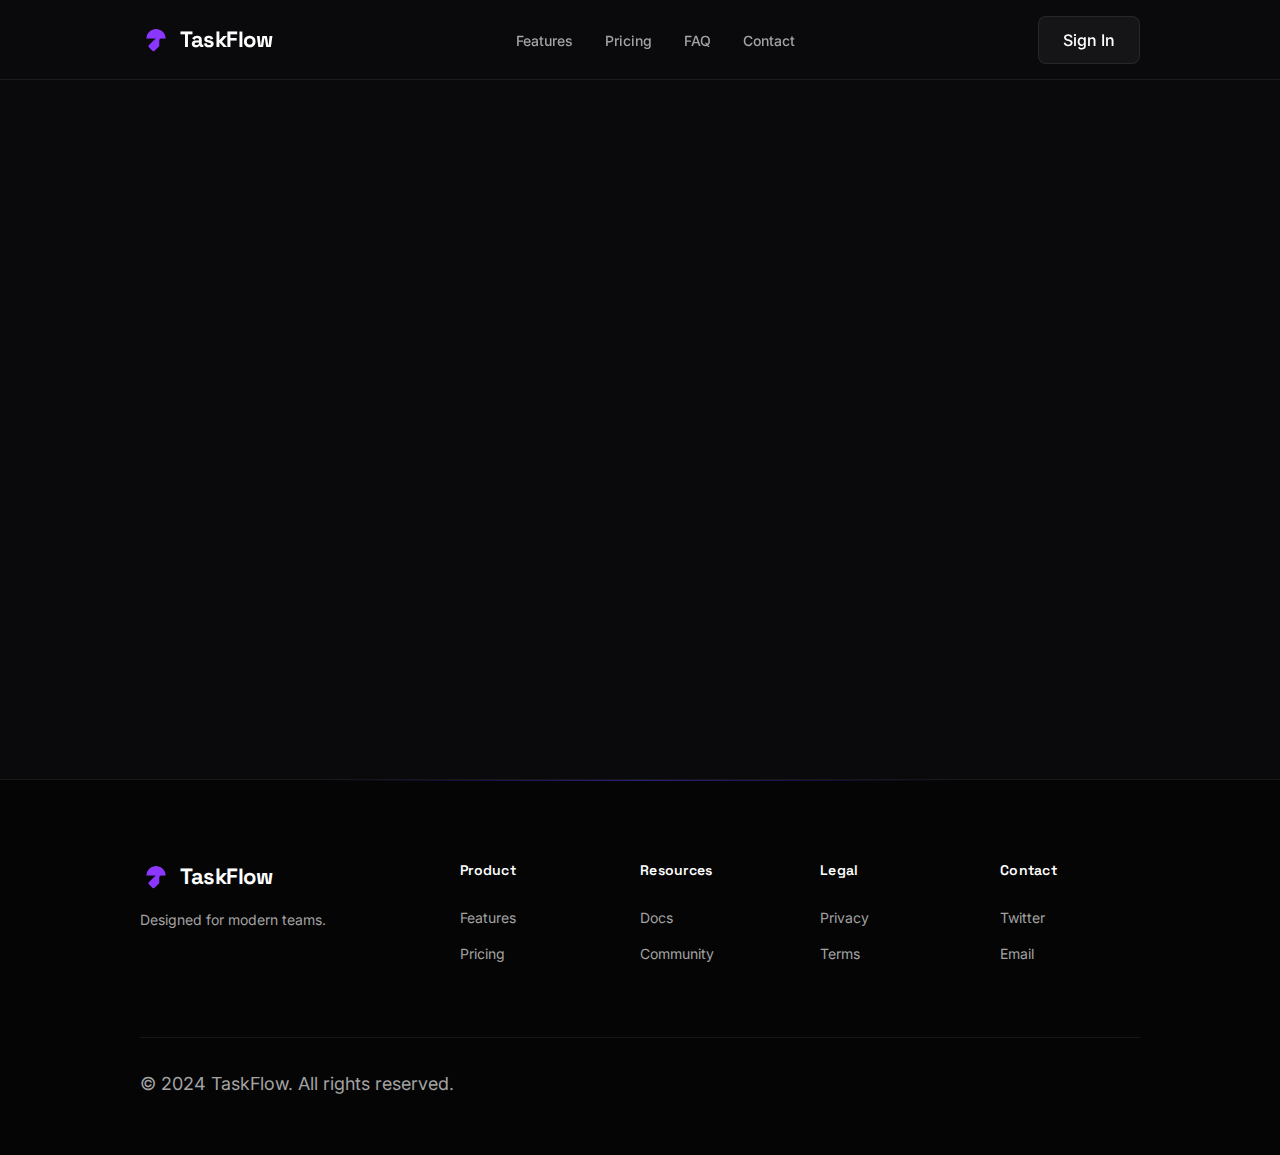
<file: contact.html>
<!DOCTYPE html>
<html lang="en">

<head>
    <meta charset="UTF-8">
    <meta name="viewport" content="width=device-width, initial-scale=1.0">
    <title>Contact - TaskFlow</title>
    <link rel="preconnect" href="https://fonts.googleapis.com">
    <link rel="preconnect" href="https://fonts.gstatic.com" crossorigin>
    <link
        href="https://fonts.googleapis.com/css2?family=Inter:wght@400;500;600&family=Space+Grotesk:wght@500;700&display=swap"
        rel="stylesheet">
    <link rel="stylesheet" href="assets/css/styles.css">
    <link rel="stylesheet" href="assets/css/components.css">
    <link rel="stylesheet" href="assets/css/responsive.css">
</head>

<body>
    <header class="header">
        <div class="container header-container">
            <a href="/" class="logo">
                <img src="assets/img/logos/logo.png" alt="TaskFlow" class="logo-img">
                TaskFlow
            </a>
            <nav class="nav-menu">
                <ul class="nav-links">
                    <li><a href="features.html">Features</a></li>
                    <li><a href="pricing.html">Pricing</a></li>
                    <li><a href="faq.html">FAQ</a></li>
                    <li><a href="contact.html" class="active">Contact</a></li>
                </ul>
            </nav>
            <div class="header-actions">
                <a href="#" class="btn btn-outline btn-sm">Sign In</a>
                <button class="mobile-menu-btn" aria-label="Menu"><span></span><span></span></button>
            </div>
        </div>
    </header>

    <main>
        <section class="section-padding" style="padding-top: 160px;">
            <div class="container">
                <div class="split-screen">
                    <div class="split-content fade-up">
                        <h1>Parlons de votre <span class="text-gradient">projet</span>.</h1>
                        <p>Notre équipe est là pour répondre à toutes vos questions.</p>

                        <div class="contact-info">
                            <div class="info-item">
                                <span class="icon">✉️</span>
                                <a href="mailto:hello@taskflow.com">hello@taskflow.com</a>
                            </div>
                            <div style="margin-bottom: 32px;">
                                <h4 style="margin-bottom: 8px;">Siège social</h4>
                                <p style="color: var(--color-white);">123 Innovation Drive<br>San Francisco, CA 94103
                                </p>
                            </div>
                        </div>
                    </div>
                    <div class="split-visual fade-up delay-200">
                        <form class="contact-form glass-card"
                            style="padding: 40px; background: rgba(255,255,255,0.03); border: 1px solid var(--glass-border); border-radius: 16px; backdrop-filter: blur(10px);">
                            <div class="input-group">
                                <label>Nom complet</label>
                                <input type="text" class="input-field" placeholder="John Doe">
                            </div>
                            <div class="input-group">
                                <label>Email professionnel</label>
                                <input type="email" class="input-field" placeholder="john@company.com">
                            </div>
                            <div class="input-group">
                                <label>Message</label>
                                <textarea class="input-field"
                                    placeholder="Comment pouvons-nous vous aider ?"></textarea>
                            </div>
                            <button type="submit" class="btn btn-primary full-width">Envoyer le message</button>
                        </form>
                    </div>
                </div>
            </div>
        </section>
    </main>

    <footer class="footer">
        <div class="container">
            <div class="footer-grid">
                <div class="footer-brand">
                    <a href="/" class="logo">
                        <img src="assets/img/logos/logo.png" alt="TaskFlow" class="logo-img">
                        TaskFlow
                    </a>
                    <p>Designed for modern teams.</p>
                </div>
                <div class="footer-col">
                    <h4>Product</h4>
                    <ul>
                        <li><a href="#">Features</a></li>
                        <li><a href="#">Pricing</a></li>
                    </ul>
                </div>
                <div class="footer-col">
                    <h4>Resources</h4>
                    <ul>
                        <li><a href="#">Docs</a></li>
                        <li><a href="#">Community</a></li>
                    </ul>
                </div>
                <div class="footer-col">
                    <h4>Legal</h4>
                    <ul>
                        <li><a href="#">Privacy</a></li>
                        <li><a href="#">Terms</a></li>
                    </ul>
                </div>
                <div class="footer-col">
                    <h4>Contact</h4>
                    <ul>
                        <li><a href="#">Twitter</a></li>
                        <li><a href="#">Email</a></li>
                    </ul>
                </div>
            </div>
            <div class="footer-bottom">
                <p>&copy; 2024 TaskFlow. All rights reserved.</p>
            </div>
        </div>
    </footer>
    <script src="assets/js/main.js"></script>
</body>

</html>
</file>
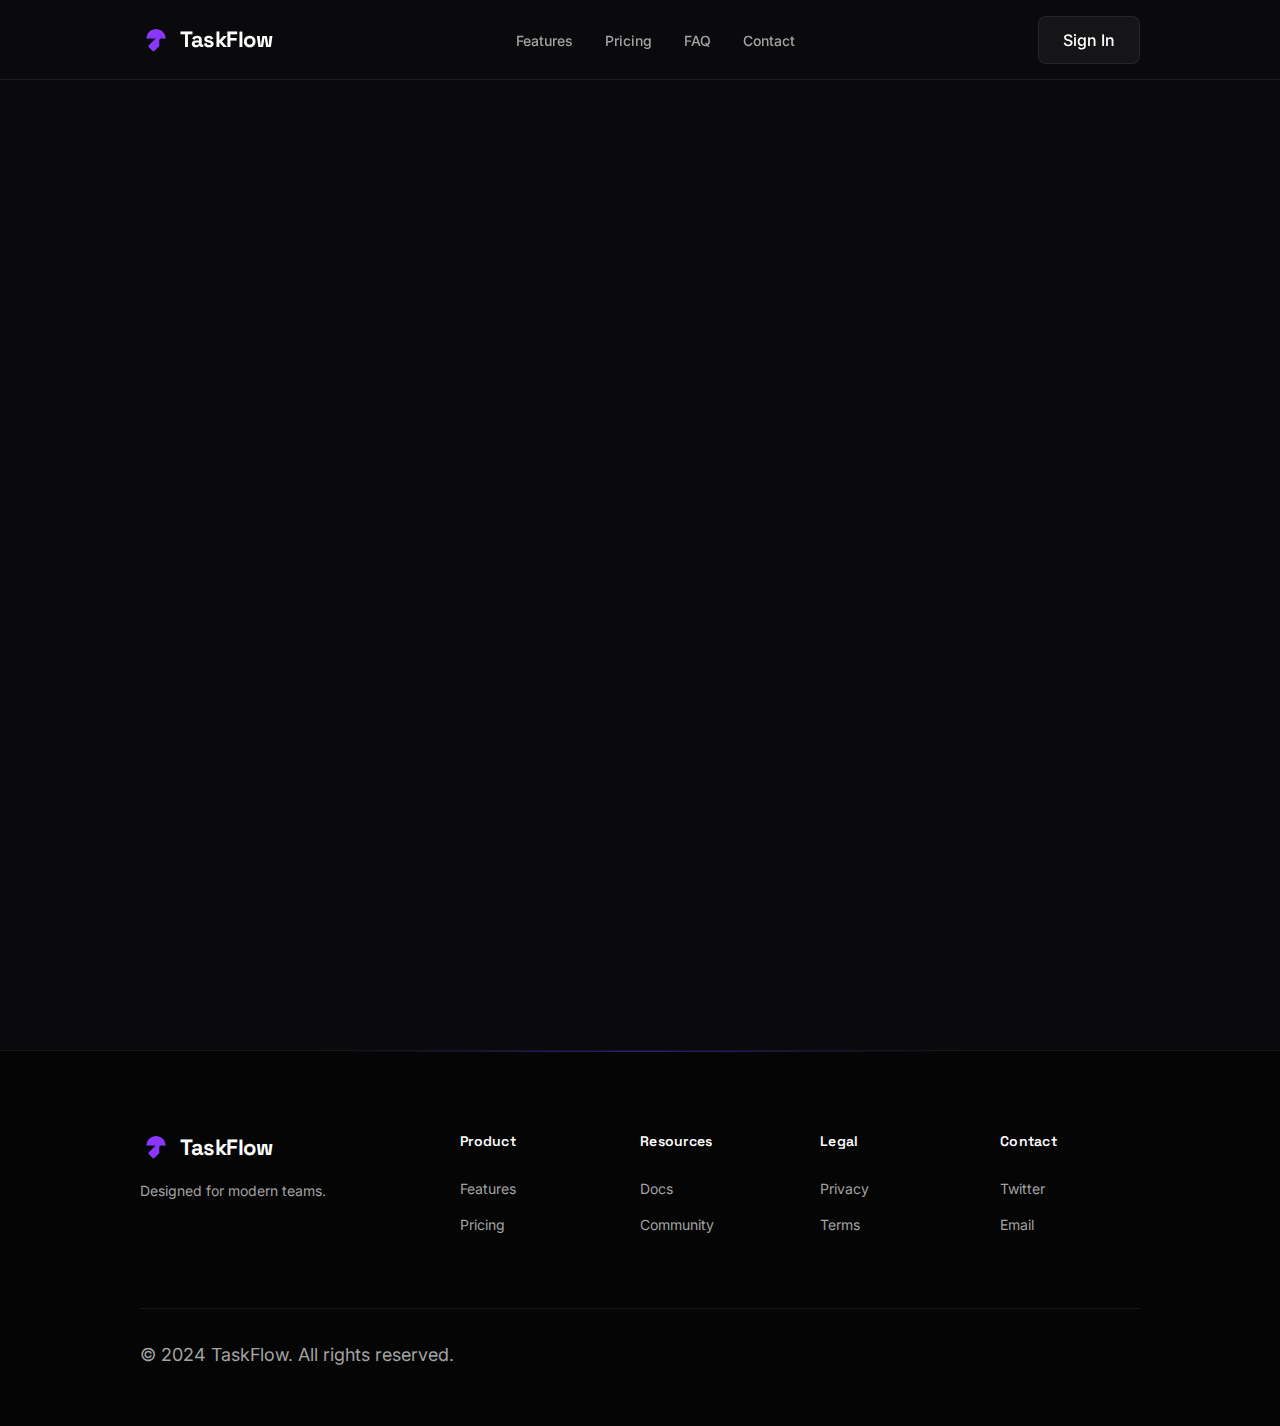
<file: faq.html>
<!DOCTYPE html>
<html lang="en">

<head>
    <meta charset="UTF-8">
    <meta name="viewport" content="width=device-width, initial-scale=1.0">
    <title>FAQ - TaskFlow</title>
    <link rel="preconnect" href="https://fonts.googleapis.com">
    <link rel="preconnect" href="https://fonts.gstatic.com" crossorigin>
    <link
        href="https://fonts.googleapis.com/css2?family=Inter:wght@400;500;600&family=Space+Grotesk:wght@500;700&display=swap"
        rel="stylesheet">
    <link rel="stylesheet" href="assets/css/styles.css">
    <link rel="stylesheet" href="assets/css/components.css">
    <link rel="stylesheet" href="assets/css/responsive.css">
</head>

<body>
    <header class="header">
        <div class="container header-container">
            <a href="/" class="logo">
                <img src="assets/img/logos/logo.png" alt="TaskFlow" class="logo-img">
                TaskFlow
            </a>
            <nav class="nav-menu">
                <ul class="nav-links">
                    <li><a href="features.html">Features</a></li>
                    <li><a href="pricing.html">Pricing</a></li>
                    <li><a href="faq.html" class="active">FAQ</a></li>
                    <li><a href="contact.html">Contact</a></li>
                </ul>
            </nav>
            <div class="header-actions">
                <a href="#" class="btn btn-outline btn-sm">Sign In</a>
                <button class="mobile-menu-btn" aria-label="Menu"><span></span><span></span></button>
            </div>
        </div>
    </header>

    <main>
        <section class="page-header text-center section-padding">
            <div class="container">
                <h1 class="fade-up">Questions fréquentes</h1>
                <p class="subtitle fade-up delay-100">Tout ce que vous devez savoir sur TaskFlow.</p>
            </div>
        </section>

        <section class="section-padding">
            <div class="container">
                <div class="accordion max-w-800 mx-auto fade-up delay-200">
                    <div class="accordion-item">
                        <button class="accordion-header">
                            Est-ce que TaskFlow est gratuit ?
                            <span class="accordion-icon">+</span>
                        </button>
                        <div class="accordion-content">
                            <p>Oui, nous proposons un plan Starter gratuit à vie pour les individus et les petites
                                équipes (jusqu'à 3 projets). Vous pouvez passer à un plan supérieur à tout moment.</p>
                        </div>
                    </div>

                    <div class="accordion-item">
                        <button class="accordion-header">
                            Puis-je importer mes données depuis Trello/Jira ?
                            <span class="accordion-icon">+</span>
                        </button>
                        <div class="accordion-content">
                            <p>Absolument. Nous proposons un outil d'importation en un clic pour Trello, Jira, Asana et
                                Notion. Vos données sont transférées en quelques secondes.</p>
                        </div>
                    </div>

                    <div class="accordion-item">
                        <button class="accordion-header">
                            Comment fonctionne la sécurité ?
                            <span class="accordion-icon">+</span>
                        </button>
                        <div class="accordion-content">
                            <p>La sécurité est notre priorité. Toutes les données sont chiffrées en transit (TLS 1.3) et
                                au repos (AES-256). Nous sommes conformes SOC2 et GDPR.</p>
                        </div>
                    </div>

                    <div class="accordion-item">
                        <button class="accordion-header">
                            Proposez-vous des réductions pour les étudiants/OSBL ?
                            <span class="accordion-icon">+</span>
                        </button>
                        <div class="accordion-content">
                            <p>Oui ! Contactez notre équipe support avec une preuve de statut pour bénéficier de 50% de
                                réduction sur tous nos plans payants.</p>
                        </div>
                    </div>

                    <div class="accordion-item">
                        <button class="accordion-header">
                            Quelle est la politique de remboursement ?
                            <span class="accordion-icon">+</span>
                        </button>
                        <div class="accordion-content">
                            <p>Si vous n'êtes pas satisfait de TaskFlow, nous vous remboursons intégralement dans les 30
                                jours suivant votre achat, sans poser de questions.</p>
                        </div>
                    </div>
                </div>
            </div>
        </section>
    </main>

    <footer class="footer">
        <div class="container">
            <div class="footer-grid">
                <div class="footer-brand">
                    <a href="/" class="logo">
                        <img src="assets/img/logos/logo.png" alt="TaskFlow" class="logo-img">
                        TaskFlow
                    </a>
                    <p>Designed for modern teams.</p>
                </div>
                <div class="footer-col">
                    <h4>Product</h4>
                    <ul>
                        <li><a href="#">Features</a></li>
                        <li><a href="#">Pricing</a></li>
                    </ul>
                </div>
                <div class="footer-col">
                    <h4>Resources</h4>
                    <ul>
                        <li><a href="#">Docs</a></li>
                        <li><a href="#">Community</a></li>
                    </ul>
                </div>
                <div class="footer-col">
                    <h4>Legal</h4>
                    <ul>
                        <li><a href="#">Privacy</a></li>
                        <li><a href="#">Terms</a></li>
                    </ul>
                </div>
                <div class="footer-col">
                    <h4>Contact</h4>
                    <ul>
                        <li><a href="#">Twitter</a></li>
                        <li><a href="#">Email</a></li>
                    </ul>
                </div>
            </div>
            <div class="footer-bottom">
                <p>&copy; 2024 TaskFlow. All rights reserved.</p>
            </div>
        </div>
    </footer>
    <script src="assets/js/main.js"></script>
</body>

</html>
</file>
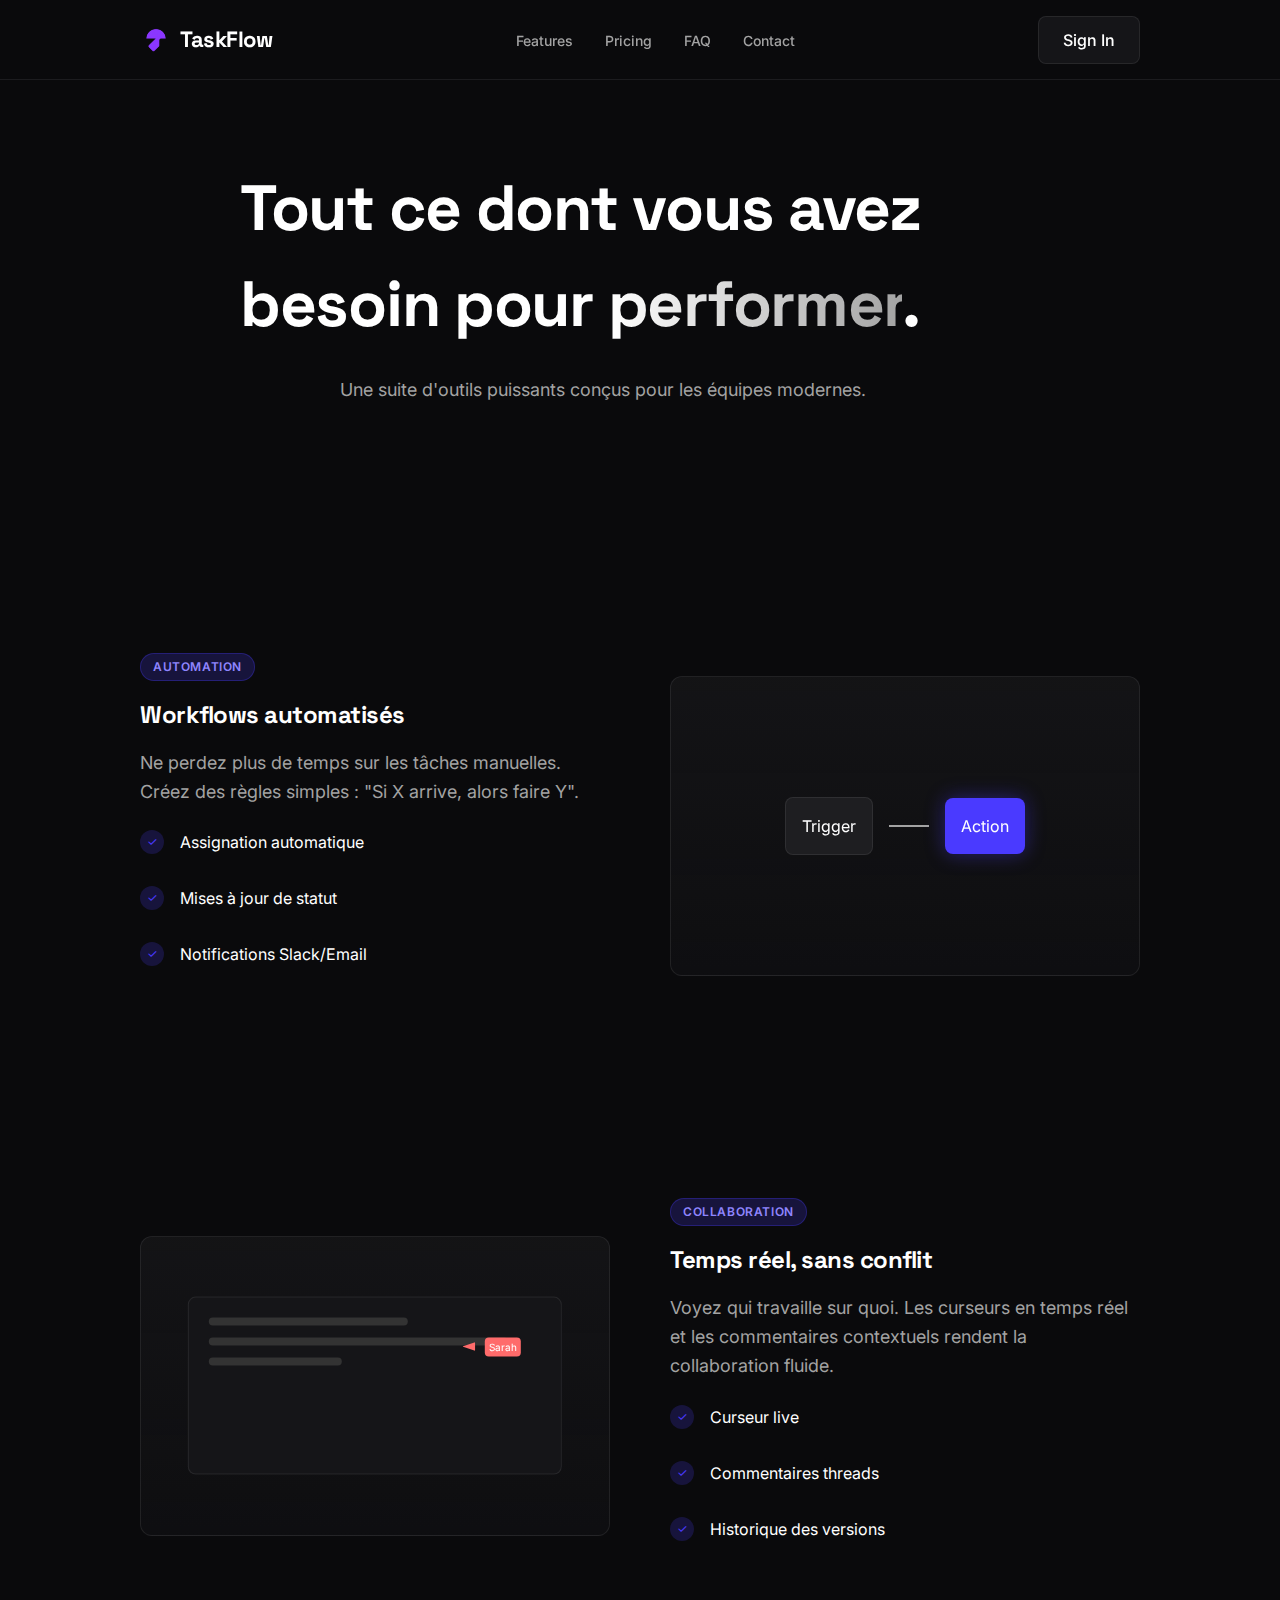
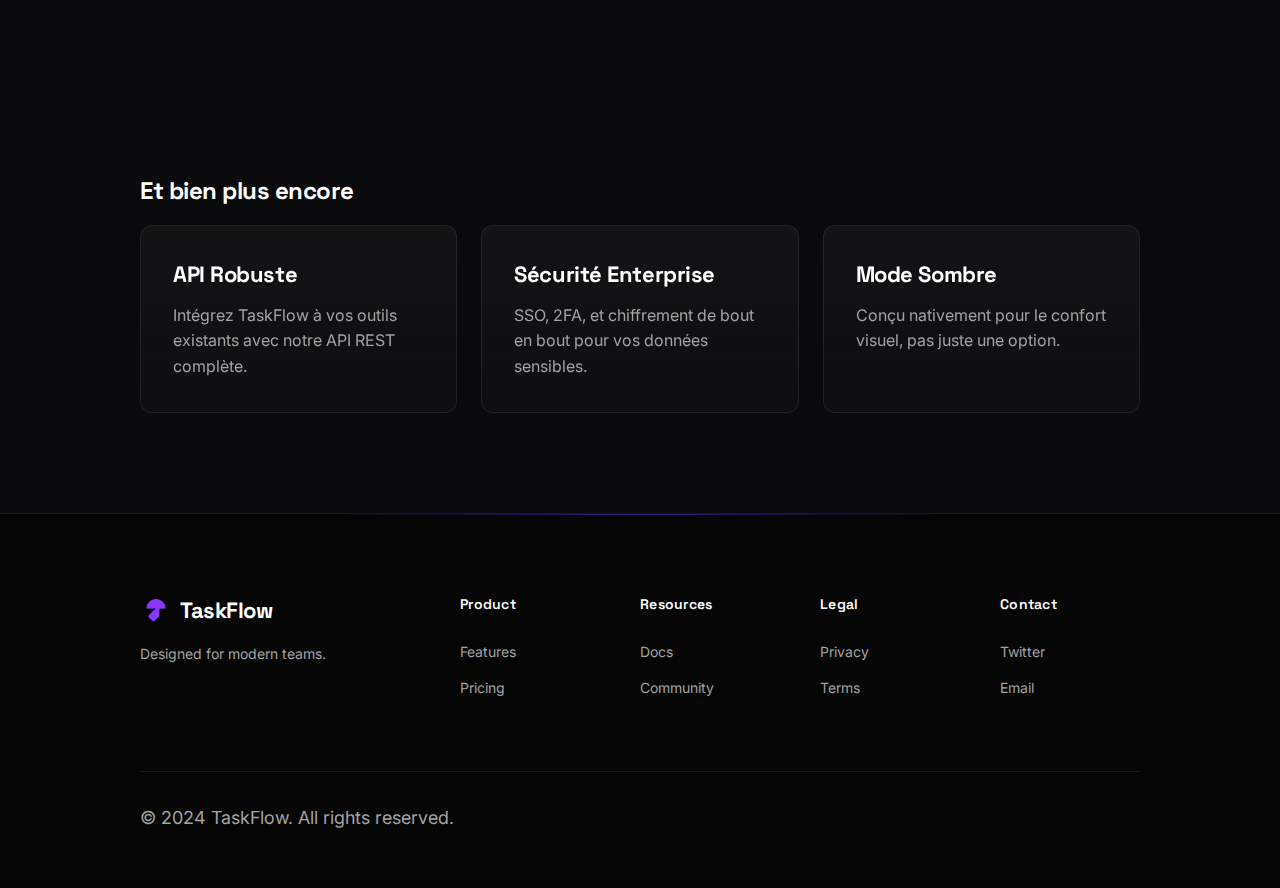
<file: features.html>
<!DOCTYPE html>
<html lang="en">

<head>
    <meta charset="UTF-8">
    <meta name="viewport" content="width=device-width, initial-scale=1.0">
    <title>Features - TaskFlow</title>
    <link rel="preconnect" href="https://fonts.googleapis.com">
    <link rel="preconnect" href="https://fonts.gstatic.com" crossorigin>
    <link
        href="https://fonts.googleapis.com/css2?family=Inter:wght@400;500;600&family=Space+Grotesk:wght@500;700&display=swap"
        rel="stylesheet">
    <link rel="stylesheet" href="assets/css/styles.css">
    <link rel="stylesheet" href="assets/css/components.css">
    <link rel="stylesheet" href="assets/css/responsive.css">
</head>

<body>
    <header class="header">
        <div class="container header-container">
            <a href="/" class="logo">
                <img src="assets/img/logos/logo.png" alt="TaskFlow" class="logo-img">
                TaskFlow
            </a>
            <nav class="nav-menu">
                <ul class="nav-links">
                    <li><a href="features.html" class="active">Features</a></li>
                    <li><a href="pricing.html">Pricing</a></li>
                    <li><a href="faq.html">FAQ</a></li>
                    <li><a href="contact.html">Contact</a></li>
                </ul>
            </nav>
            <div class="header-actions">
                <a href="#" class="btn btn-outline btn-sm">Sign In</a>
                <button class="mobile-menu-btn" aria-label="Menu"><span></span><span></span></button>
            </div>
        </div>
    </header>

    <main>
        <section class="section-padding" style="padding-top: 160px;">
            <div class="container text-center">
                <h1 style="max-width: 800px; margin: 0 auto 24px;">Tout ce dont vous avez besoin pour <span
                        class="text-gradient">performer</span>.</h1>
                <p style="max-width: 600px; margin: 0 auto 48px;">Une suite d'outils puissants conçus pour les équipes
                    modernes.</p>
            </div>
        </section>

        <!-- Feature Block 1 -->
        <section class="section-padding">
            <div class="container">
                <div class="split-screen">
                    <div class="split-content">
                        <div class="badge badge-purple" style="margin-bottom: 16px;">Automation</div>
                        <h2>Workflows automatisés</h2>
                        <p>Ne perdez plus de temps sur les tâches manuelles. Créez des règles simples : "Si X arrive,
                            alors faire Y".</p>
                        <ul class="benefits-list">
                            <li><span class="check-icon">✓</span> Assignation automatique</li>
                            <li><span class="check-icon">✓</span> Mises à jour de statut</li>
                            <li><span class="check-icon">✓</span> Notifications Slack/Email</li>
                        </ul>
                    </div>
                    <div class="split-visual">
                        <div class="card"
                            style="height: 300px; position: relative; overflow: hidden; display: flex; align-items: center; justify-content: center;">
                            <!-- Abstract Workflow UI -->
                            <div style="display: flex; align-items: center; gap: 16px;">
                                <div
                                    style="background: #1E1E21; padding: 16px; border-radius: 8px; border: 1px solid var(--border-light);">
                                    Trigger</div>
                                <div style="width: 40px; height: 2px; background: var(--color-neutral-grey);"></div>
                                <div
                                    style="background: var(--color-primary); color: white; padding: 16px; border-radius: 8px; box-shadow: 0 0 20px rgba(74, 58, 255, 0.4);">
                                    Action</div>
                            </div>
                        </div>
                    </div>
                </div>
            </div>
        </section>

        <!-- Feature Block 2 (Reversed) -->
        <section class="section-padding">
            <div class="container">
                <div class="split-screen" style="flex-direction: row-reverse;">
                    <div class="split-content">
                        <div class="badge badge-purple" style="margin-bottom: 16px;">Collaboration</div>
                        <h2>Temps réel, sans conflit</h2>
                        <p>Voyez qui travaille sur quoi. Les curseurs en temps réel et les commentaires contextuels
                            rendent la collaboration fluide.</p>
                        <ul class="benefits-list">
                            <li><span class="check-icon">✓</span> Curseur live</li>
                            <li><span class="check-icon">✓</span> Commentaires threads</li>
                            <li><span class="check-icon">✓</span> Historique des versions</li>
                        </ul>
                    </div>
                    <div class="split-visual">
                        <div class="card" style="height: 300px; position: relative; overflow: hidden;">
                            <!-- Abstract Collab UI -->
                            <div
                                style="position: absolute; top: 50%; left: 50%; transform: translate(-50%, -50%); width: 80%; height: 60%; background: #151518; border: 1px solid var(--border-light); border-radius: 8px; padding: 20px;">
                                <div
                                    style="width: 60%; height: 8px; background: #333; margin-bottom: 12px; border-radius: 4px;">
                                </div>
                                <div
                                    style="width: 90%; height: 8px; background: #333; margin-bottom: 12px; border-radius: 4px;">
                                </div>
                                <div style="width: 40%; height: 8px; background: #333; border-radius: 4px;"></div>

                                <!-- Cursors -->
                                <div
                                    style="position: absolute; top: 40px; right: 40px; display: flex; align-items: center; gap: 8px;">
                                    <div
                                        style="width: 12px; height: 12px; background: #FF6B6B; transform: rotate(-45deg); clip-path: polygon(0 0, 100% 50%, 50% 100%);">
                                    </div>
                                    <span
                                        style="font-size: 10px; background: #FF6B6B; color: white; padding: 2px 4px; border-radius: 4px;">Sarah</span>
                                </div>
                            </div>
                        </div>
                    </div>
                </div>
            </div>
        </section>

        <!-- Feature Grid -->
        <section class="section-padding">
            <div class="container">
                <div class="section-header text-center">
                    <h2>Et bien plus encore</h2>
                </div>
                <div class="features-grid">
                    <div class="card feature-card">
                        <h3>API Robuste</h3>
                        <p>Intégrez TaskFlow à vos outils existants avec notre API REST complète.</p>
                    </div>
                    <div class="card feature-card">
                        <h3>Sécurité Enterprise</h3>
                        <p>SSO, 2FA, et chiffrement de bout en bout pour vos données sensibles.</p>
                    </div>
                    <div class="card feature-card">
                        <h3>Mode Sombre</h3>
                        <p>Conçu nativement pour le confort visuel, pas juste une option.</p>
                    </div>
                </div>
            </div>
        </section>
    </main>

    <footer class="footer">
        <div class="container">
            <div class="footer-grid">
                <div class="footer-brand">
                    <a href="/" class="logo">
                        <img src="assets/img/logos/logo.png" alt="TaskFlow" class="logo-img">
                        TaskFlow
                    </a>
                    <p>Designed for modern teams.</p>
                </div>
                <div class="footer-col">
                    <h4>Product</h4>
                    <ul>
                        <li><a href="#">Features</a></li>
                        <li><a href="#">Pricing</a></li>
                    </ul>
                </div>
                <div class="footer-col">
                    <h4>Resources</h4>
                    <ul>
                        <li><a href="#">Docs</a></li>
                        <li><a href="#">Community</a></li>
                    </ul>
                </div>
                <div class="footer-col">
                    <h4>Legal</h4>
                    <ul>
                        <li><a href="#">Privacy</a></li>
                        <li><a href="#">Terms</a></li>
                    </ul>
                </div>
                <div class="footer-col">
                    <h4>Contact</h4>
                    <ul>
                        <li><a href="#">Twitter</a></li>
                        <li><a href="#">Email</a></li>
                    </ul>
                </div>
            </div>
            <div class="footer-bottom">
                <p>&copy; 2024 TaskFlow. All rights reserved.</p>
            </div>
        </div>
    </footer>
    <script src="assets/js/main.js"></script>
</body>

</html>
</file>
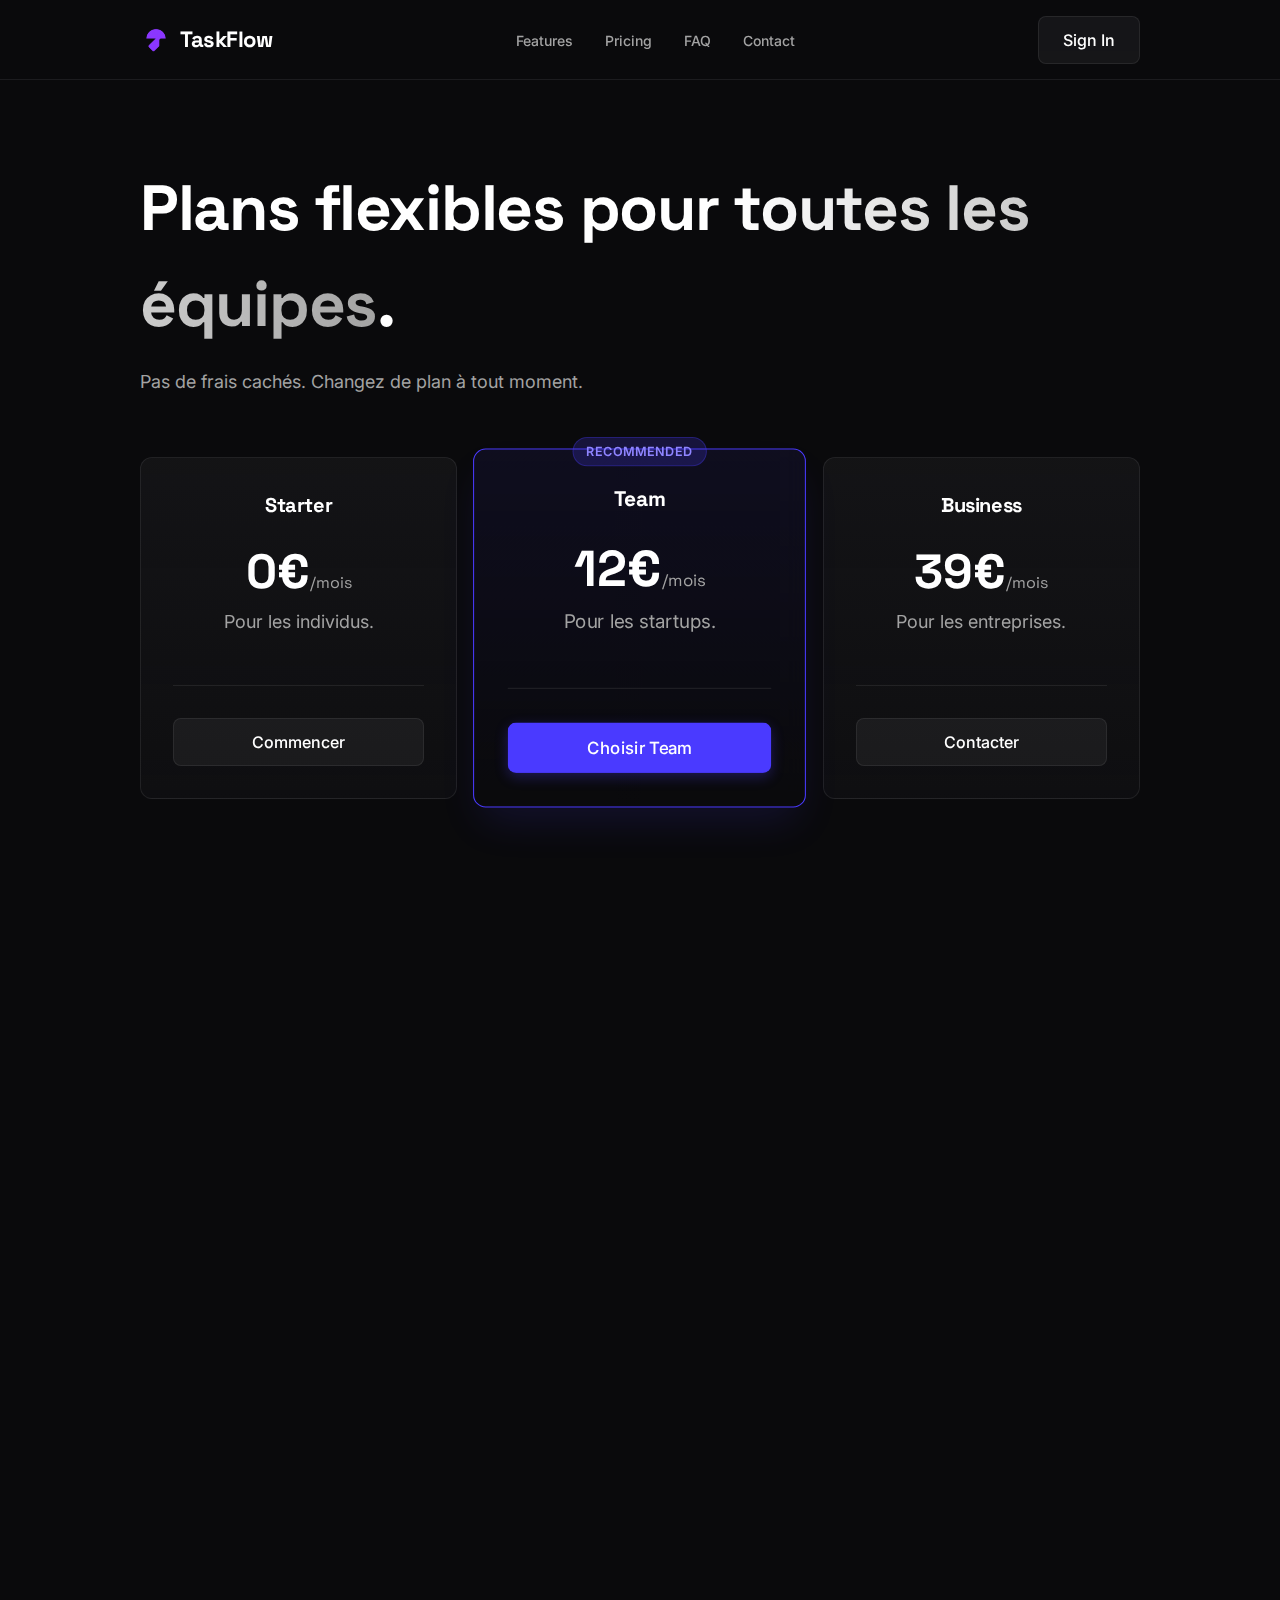
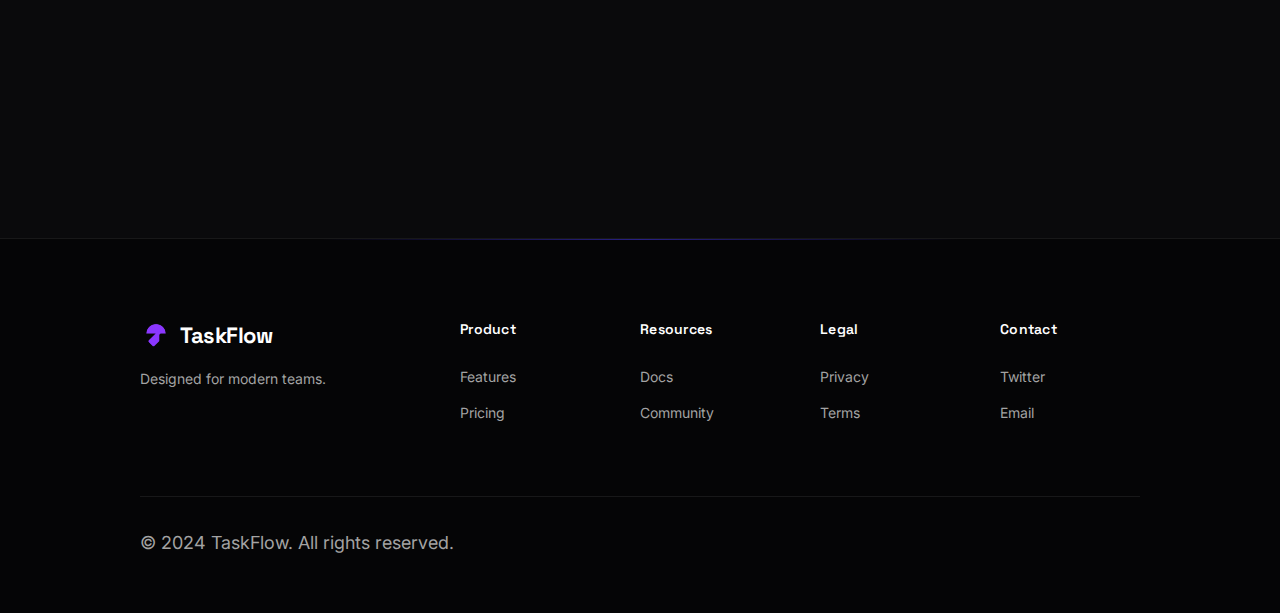
<file: pricing.html>
<!DOCTYPE html>
<html lang="en">

<head>
    <meta charset="UTF-8">
    <meta name="viewport" content="width=device-width, initial-scale=1.0">
    <title>Pricing - TaskFlow</title>
    <link rel="preconnect" href="https://fonts.googleapis.com">
    <link rel="preconnect" href="https://fonts.gstatic.com" crossorigin>
    <link
        href="https://fonts.googleapis.com/css2?family=Inter:wght@400;500;600&family=Space+Grotesk:wght@500;700&display=swap"
        rel="stylesheet">
    <link rel="stylesheet" href="assets/css/styles.css">
    <link rel="stylesheet" href="assets/css/components.css">
    <link rel="stylesheet" href="assets/css/responsive.css">
    <style>
        /* Page specific styles for table */
        .comparison-table {
            width: 100%;
            border-collapse: collapse;
            margin-top: 60px;
            color: var(--color-white);
        }

        .comparison-table th,
        .comparison-table td {
            padding: 20px;
            text-align: center;
            border-bottom: 1px solid var(--border-light);
        }

        .comparison-table th:first-child,
        .comparison-table td:first-child {
            text-align: left;
            padding-left: 0;
        }

        .comparison-table th {
            font-family: var(--font-heading);
            font-size: 18px;
            padding-bottom: 32px;
        }

        .check-mark {
            color: var(--color-primary);
            font-weight: bold;
        }

        .dash-mark {
            color: var(--color-neutral-grey);
        }
    </style>
</head>

<body>
    <header class="header">
        <div class="container header-container">
            <a href="/" class="logo">
                <img src="assets/img/logos/logo.png" alt="TaskFlow" class="logo-img">
                TaskFlow
            </a>
            <nav class="nav-menu">
                <ul class="nav-links">
                    <li><a href="features.html">Features</a></li>
                    <li><a href="pricing.html" class="active">Pricing</a></li>
                    <li><a href="faq.html">FAQ</a></li>
                    <li><a href="contact.html">Contact</a></li>
                </ul>
            </nav>
            <div class="header-actions">
                <a href="#" class="btn btn-outline btn-sm">Sign In</a>
                <button class="mobile-menu-btn" aria-label="Menu"><span></span><span></span></button>
            </div>
        </div>
    </header>

    <main>
        <section class="section-padding" style="padding-top: 160px;">
            <div class="container">
                <div class="section-header text-center">
                    <h1>Plans flexibles pour <span class="text-gradient">toutes les équipes</span>.</h1>
                    <p>Pas de frais cachés. Changez de plan à tout moment.</p>
                </div>

                <div class="pricing-grid">
                    <!-- Starter -->
                    <div class="card pricing-card">
                        <div class="pricing-header">
                            <h3>Starter</h3>
                            <div class="price">0€<span>/mois</span></div>
                            <p>Pour les individus.</p>
                        </div>
                        <a href="#" class="btn btn-outline full-width">Commencer</a>
                    </div>

                    <!-- Team -->
                    <div class="card pricing-card featured">
                        <div class="badge badge-purple recommended-badge">Recommended</div>
                        <div class="pricing-header">
                            <h3>Team</h3>
                            <div class="price">12€<span>/mois</span></div>
                            <p>Pour les startups.</p>
                        </div>
                        <a href="#" class="btn btn-primary full-width">Choisir Team</a>
                    </div>

                    <!-- Business -->
                    <div class="card pricing-card">
                        <div class="pricing-header">
                            <h3>Business</h3>
                            <div class="price">39€<span>/mois</span></div>
                            <p>Pour les entreprises.</p>
                        </div>
                        <a href="#" class="btn btn-outline full-width">Contacter</a>
                    </div>
                </div>
            </div>
        </section>

        <!-- Comparison Section -->
        <section class="section-padding">
            <div class="container">
                <div class="section-header text-center">
                    <h2 class="fade-up">Comparaison détaillée</h2>
                </div>

                <div class="comparison-table-container fade-up delay-200">
                    <table class="comparison-table">
                        <thead>
                            <tr>
                                <th>Fonctionnalité</th>
                                <th>Starter</th>
                                <th>Team</th>
                                <th>Business</th>
                            </tr>
                        </thead>
                        <tbody>
                            <tr>
                                <td>Projets illimités</td>
                                <td><span class="dash-mark">—</span></td>
                                <td><span class="check-mark">✓</span></td>
                                <td><span class="check-mark">✓</span></td>
                            </tr>
                            <tr>
                                <td>Membres d'équipe</td>
                                <td>1</td>
                                <td>Jusqu'à 10</td>
                                <td>Illimités</td>
                            </tr>
                            <tr>
                                <td>Historique</td>
                                <td>7 jours</td>
                                <td>Illimité</td>
                                <td>Illimité</td>
                            </tr>
                            <tr>
                                <td>Automatisations</td>
                                <td class="dash-mark">—</td>
                                <td>100/mois</td>
                                <td>Illimitées</td>
                            </tr>
                            <tr>
                                <td>Support</td>
                                <td>Communauté</td>
                                <td>Email</td>
                                <td>24/7 Prioritaire</td>
                            </tr>
                            <tr>
                                <td>SSO</td>
                                <td class="dash-mark">—</td>
                                <td class="dash-mark">—</td>
                                <td class="check-mark">✓</td>
                            </tr>
                        </tbody>
                    </table>
                </div>
            </div>
        </section>
    </main>

    <footer class="footer">
        <div class="container">
            <div class="footer-grid">
                <div class="footer-brand">
                    <a href="/" class="logo">
                        <img src="assets/img/logos/logo.png" alt="TaskFlow" class="logo-img">
                        TaskFlow
                    </a>
                    <p>Designed for modern teams.</p>
                </div>
                <div class="footer-col">
                    <h4>Product</h4>
                    <ul>
                        <li><a href="#">Features</a></li>
                        <li><a href="#">Pricing</a></li>
                    </ul>
                </div>
                <div class="footer-col">
                    <h4>Resources</h4>
                    <ul>
                        <li><a href="#">Docs</a></li>
                        <li><a href="#">Community</a></li>
                    </ul>
                </div>
                <div class="footer-col">
                    <h4>Legal</h4>
                    <ul>
                        <li><a href="#">Privacy</a></li>
                        <li><a href="#">Terms</a></li>
                    </ul>
                </div>
                <div class="footer-col">
                    <h4>Contact</h4>
                    <ul>
                        <li><a href="#">Twitter</a></li>
                        <li><a href="#">Email</a></li>
                    </ul>
                </div>
            </div>
            <div class="footer-bottom">
                <p>&copy; 2024 TaskFlow. All rights reserved.</p>
            </div>
        </div>
    </footer>
    <script src="assets/js/main.js"></script>
</body>

</html>
</file>
<file: assets/css/styles.css>
/* 
* TaskFlow - Global Styles
* Strict adherence to design system
*/

@import url('https://fonts.googleapis.com/css2?family=Inter:wght@400;500;600&family=Space+Grotesk:wght@500;700&display=swap');

:root {
    /* Palette */
    --color-primary: #4A3AFF;
    --color-bg: #0A0A0C;
    --color-white: #FFFFFF;
    --color-soft-grey: #E5E5E5;
    --color-neutral-grey: #A3A3A3;
    --color-dark-grey: #1A1A1D;
    
    /* Borders & Overlays */
    --border-light: rgba(255, 255, 255, 0.08);
    --border-hover: rgba(255, 255, 255, 0.12);
    --glass-bg: rgba(255, 255, 255, 0.03);
    --glass-border: rgba(255, 255, 255, 0.08);
    --glass-highlight: rgba(255, 255, 255, 0.1);
    
    /* Shadows & Glows */
    --shadow-card: 0 20px 40px -10px rgba(0, 0, 0, 0.5);
    --glow-primary: 0 0 20px rgba(74, 58, 255, 0.3);
    --glow-text: 0 0 10px rgba(255, 255, 255, 0.3);
    
    /* Typography */
    --font-heading: 'Space Grotesk', sans-serif;
    --font-body: 'Inter', sans-serif;
    
    /* Spacing */
    --container-width: 1200px; /* Adjusted for 140px margin logic, but standard container is safer, will use padding */
    --header-height: 80px;
}

*, *::before, *::after {
    box-sizing: border-box;
    margin: 0;
    padding: 0;
}

html {
    scroll-behavior: smooth;
    font-size: 16px;
}

body {
    background-color: var(--color-bg);
    color: var(--color-white);
    font-family: var(--font-body);
    line-height: 1.5;
    -webkit-font-smoothing: antialiased;
    -moz-osx-font-smoothing: grayscale;
    overflow-x: hidden;
}

h1, h2, h3, h4, h5, h6 {
    font-family: var(--font-heading);
    font-weight: 700;
    color: var(--color-white);
    margin-bottom: 1rem;
    letter-spacing: -0.02em; /* Tight tracking for headings */
}

p {
    color: var(--color-neutral-grey);
    margin-bottom: 1.5rem;
    font-size: 1.125rem; /* 18px */
    line-height: 1.6;
}

a {
    text-decoration: none;
    color: inherit;
    transition: all 0.2s ease;
}

ul {
    list-style: none;
}

img {
    max-width: 100%;
    display: block;
}

/* Utilities */
.container {
    max-width: 1440px;
    margin: 0 auto;
    padding: 0 24px;
    width: 100%;
}

@media (min-width: 1024px) {
    .container {
        padding: 0 140px; /* Strict requirement: 140px margin lateral */
    }
}

.text-gradient {
    background: linear-gradient(to right, #fff, #A3A3A3);
    -webkit-background-clip: text;
    background-clip: text;
    -webkit-text-fill-color: transparent;
}

.section-padding {
    padding: 100px 0;
}

/* Scrollbar */
::-webkit-scrollbar {
    width: 8px;
}

::-webkit-scrollbar-track {
    background: var(--color-bg);
}

::-webkit-scrollbar-thumb {
    background: var(--color-dark-grey);
    border-radius: 4px;
}


/* Animations */
@keyframes fadeUp {
    from {
        opacity: 0;
        transform: translateY(20px);
    }
    to {
        opacity: 1;
        transform: translateY(0);
    }
}

@keyframes fadeIn {
    from { opacity: 0; }
    to { opacity: 1; }
}

@keyframes float {
    0% { transform: translateY(0px); }
    50% { transform: translateY(-10px); }
    100% { transform: translateY(0px); }
}

@keyframes glowPulse {
    0% { box-shadow: 0 0 5px rgba(74, 58, 255, 0.2); }
    50% { box-shadow: 0 0 20px rgba(74, 58, 255, 0.5); }
    100% { box-shadow: 0 0 5px rgba(74, 58, 255, 0.2); }
}

/* Utility Classes for Animation */
.fade-up {
    opacity: 0;
    animation: fadeUp 0.6s cubic-bezier(0.16, 1, 0.3, 1) forwards;
}

.delay-100 { animation-delay: 100ms; }
.delay-200 { animation-delay: 200ms; }
.delay-300 { animation-delay: 300ms; }

/* 
* LANDING PAGE SPECIFIC STYLES 
*/

/* Header */
.header {
    position: fixed;
    top: 0;
    left: 0;
    width: 100%;
    height: var(--header-height);
    z-index: 1000;
    background-color: rgba(10, 10, 12, 0.8);
    backdrop-filter: blur(12px);
    border-bottom: 1px solid var(--border-light);
    transition: all 0.3s ease;
}

.header-container {
    height: 100%;
    display: flex;
    align-items: center;
    justify-content: space-between;
}

.logo {
    font-family: var(--font-heading);
    font-weight: 700;
    font-size: 22px;
    color: var(--color-white);
    letter-spacing: -0.02em;
    display: flex;
    align-items: center;
    gap: 8px;
}

.logo-img {
    height: 32px;
    width: auto;
}

.nav-links {
    display: flex;
    gap: 32px;
}

.nav-links a {
    font-size: 14px;
    color: var(--color-neutral-grey);
    font-weight: 500;
}

.nav-links a:hover {
    color: var(--color-white);
}

.header-actions {
    display: flex;
    align-items: center;
    gap: 16px;
}

.btn-sm {
    height: 36px;
    padding: 0 16px;
    font-size: 14px;
}

.mobile-menu-btn {
    display: none; /* Handled in responsive */
    background: none;
    border: none;
    cursor: pointer;
    flex-direction: column;
    gap: 6px;
}

.mobile-menu-btn span {
    display: block;
    width: 24px;
    height: 2px;
    background-color: var(--color-white);
}

/* Hero Section */
.hero-section {
    padding-top: 160px;
    padding-bottom: 120px;
    position: relative;
    overflow: hidden;
    /* Deep radial gradient */
    background: 
        radial-gradient(circle at 15% 50%, rgba(74, 58, 255, 0.15) 0%, transparent 50%),
        radial-gradient(circle at 85% 30%, rgba(74, 58, 255, 0.08) 0%, transparent 50%);
}

.hero-wrapper {
    display: flex;
    flex-direction: column;
    gap: 60px;
}

.hero-text h1 {
    font-size: 3.5rem;
    line-height: 1.1;
    margin-bottom: 24px;
    letter-spacing: -0.03em;
}

.hero-subtitle {
    font-size: 1.25rem;
    color: var(--color-neutral-grey);
    margin-bottom: 32px;
    max-width: 540px;
}

.cta-group {
    display: flex;
    gap: 16px;
    margin-bottom: 48px;
}

.trusted-by-hero {
    border-top: 1px solid var(--border-light);
    padding-top: 32px;
}

.trusted-label {
    display: block;
    font-size: 12px;
    color: var(--color-neutral-grey);
    margin-bottom: 16px;
    text-transform: uppercase;
    letter-spacing: 0.05em;
}

.hero-logos {
    display: flex;
    gap: 40px;
    opacity: 0.7; /* Increased opacity */
    align-items: center;
}

.company-logo {
    height: 28px; /* Larger logos */
    width: auto;
    max-width: 120px;
    color: var(--color-white);
    transition: opacity 0.3s ease;
}

.company-logo:hover {
    opacity: 1;
}

/* Hero Mockup (High Fidelity) */
.mockup-container {
    background: rgba(20, 20, 25, 0.6);
    backdrop-filter: blur(20px);
    -webkit-backdrop-filter: blur(20px);
    border: 1px solid var(--glass-border);
    border-radius: 16px;
    padding: 24px;
    box-shadow: var(--shadow-card), var(--glow-primary);
    position: relative;
    transform: perspective(1000px) rotateY(-5deg) rotateX(2deg);
    transition: transform 0.6s cubic-bezier(0.2, 0.8, 0.2, 1), box-shadow 0.6s ease;
    animation: float 6s ease-in-out infinite;
}

.mockup-container:hover {
    transform: perspective(1000px) rotateY(0) rotateX(0) scale(1.02);
    box-shadow: var(--shadow-card), 0 0 40px rgba(74, 58, 255, 0.2);
}

.mockup-header {
    display: flex;
    align-items: center;
    gap: 16px;
    margin-bottom: 24px;
    padding-bottom: 16px;
    border-bottom: 1px solid var(--border-light);
}

.mockup-dots {
    display: flex;
    gap: 8px;
}

.mockup-dots span {
    width: 12px;
    height: 12px;
    border-radius: 50%;
    background-color: rgba(255, 255, 255, 0.1);
}

.mockup-title {
    font-size: 14px;
    font-weight: 500;
    color: var(--color-neutral-grey);
}

.mockup-body {
    display: grid;
    grid-template-columns: 1fr 1fr;
    gap: 20px;
}

.col-header {
    font-size: 12px;
    font-weight: 600;
    color: var(--color-neutral-grey);
    margin-bottom: 16px;
    display: flex;
    align-items: center;
    gap: 8px;
    text-transform: uppercase;
    letter-spacing: 0.05em;
}

.status-dot {
    width: 6px;
    height: 6px;
    border-radius: 50%;
}

.status-dot.todo { background-color: var(--color-neutral-grey); }
.status-dot.progress { background-color: #F5A623; box-shadow: 0 0 8px rgba(245, 166, 35, 0.4); }

.count {
    background: rgba(255,255,255,0.05);
    padding: 2px 8px;
    border-radius: 100px;
    font-size: 10px;
    color: var(--color-neutral-grey);
}

.kanban-card {
    background: rgba(255, 255, 255, 0.03);
    border: 1px solid var(--border-light);
    border-radius: 8px;
    padding: 16px;
    margin-bottom: 16px;
    transition: all 0.3s ease;
    position: relative;
    overflow: hidden;
}

.kanban-card::before {
    content: '';
    position: absolute;
    top: 0;
    left: 0;
    width: 100%;
    height: 100%;
    background: linear-gradient(180deg, rgba(255,255,255,0.05) 0%, transparent 100%);
    opacity: 0;
    transition: opacity 0.3s ease;
}

.kanban-card:hover {
    transform: translateY(-2px);
    border-color: var(--border-hover);
    background: rgba(255, 255, 255, 0.05);
}

.kanban-card:hover::before {
    opacity: 1;
}

.active-card {
    border-color: rgba(74, 58, 255, 0.5);
    background: linear-gradient(180deg, rgba(74, 58, 255, 0.1) 0%, rgba(255, 255, 255, 0.02) 100%);
    box-shadow: 0 4px 20px rgba(0, 0, 0, 0.2);
}

.card-tag {
    display: inline-flex;
    align-items: center;
    font-size: 10px;
    padding: 4px 8px;
    border-radius: 4px;
    margin-bottom: 12px;
    font-weight: 600;
    letter-spacing: 0.02em;
}

.card-tag.design { color: #FF6B6B; background: rgba(255, 107, 107, 0.1); }
.card-tag.dev { color: #4ECDC4; background: rgba(78, 205, 196, 0.1); }
.card-tag.marketing { color: #FFE66D; background: rgba(255, 230, 109, 0.1); }

.card-title {
    font-size: 13px;
    font-weight: 500;
    margin-bottom: 12px;
    color: #E5E5E5;
}

.card-meta {
    display: flex;
    justify-content: flex-end;
}

.avatars {
    display: flex;
}

.avatars img {
    width: 20px;
    height: 20px;
    border-radius: 50%;
    border: 1px solid #1E1E21;
    margin-left: -6px;
}

.avatars img:first-child {
    margin-left: 0;
}

.mini-chart {
    position: absolute;
    bottom: 20px;
    right: 20px;
    background: rgba(20, 20, 25, 0.8);
    backdrop-filter: blur(10px);
    border: 1px solid var(--border-light);
    border-radius: 12px;
    padding: 16px;
    display: flex;
    align-items: center;
    gap: 12px;
    box-shadow: 0 10px 20px rgba(0,0,0,0.3);
    animation: glowPulse 4s infinite;
}

.chart-line {
    width: 50px;
    height: 24px;
    background: linear-gradient(90deg, transparent 0%, var(--color-primary) 100%);
    clip-path: polygon(0 100%, 20% 70%, 40% 85%, 60% 30%, 80% 50%, 100% 10%);
}

.chart-label {
    font-size: 12px;
    color: #4ECDC4;
    font-weight: 600;
}

/* Features Section */
.features-grid {
    display: grid;
    grid-template-columns: 1fr;
    gap: 24px;
}

.feature-card {
    display: flex;
    flex-direction: column;
    align-items: flex-start;
    padding: 38px;
    background: rgba(255, 255, 255, 0.03);
    border: 1px solid var(--glass-border);
    backdrop-filter: blur(10px);
    transition: all 0.3s cubic-bezier(0.2, 0.8, 0.2, 1);
}

.feature-card:hover {
    transform: scale(1.015);
    border-color: rgba(74, 58, 255, 0.3);
    box-shadow: 0 10px 40px -10px rgba(74, 58, 255, 0.15);
}

.feature-icon {
    width: 48px;
    height: 48px;
    border-radius: 12px;
    background: rgba(255, 255, 255, 0.05);
    display: flex;
    align-items: center;
    justify-content: center;
    margin-bottom: 24px;
    color: var(--color-white);
    border: 1px solid var(--border-light);
    transition: all 0.3s ease;
}

.feature-card:hover .feature-icon {
    background: var(--color-primary);
    border-color: var(--color-primary);
    box-shadow: 0 0 20px rgba(74, 58, 255, 0.4);
}

.feature-card h3 {
    font-size: 22px;
    margin-bottom: 12px;
}

.feature-card p {
    font-size: 16px;
    color: var(--color-neutral-grey);
    margin-bottom: 0;
}

/* Why Us Section */
.split-screen {
    display: flex;
    gap: 60px;
    align-items: center;
}

.split-content {
    flex: 1;
}

.split-visual {
    flex: 1;
}

.benefits-list li {
    display: flex;
    gap: 16px;
    margin-bottom: 32px;
}

.check-icon {
    width: 24px;
    height: 24px;
    background: rgba(74, 58, 255, 0.2);
    color: var(--color-primary);
    border-radius: 50%;
    display: flex;
    align-items: center;
    justify-content: center;
    font-size: 12px;
    flex-shrink: 0;
}

.data-viz-card {
    background: rgba(20, 20, 25, 0.6);
    backdrop-filter: blur(20px);
    border: 1px solid var(--glass-border);
    border-radius: 16px;
    height: 320px;
    position: relative;
    display: flex;
    align-items: center;
    justify-content: center;
    padding: 40px;
    box-shadow: var(--shadow-card);
    overflow: hidden;
}

.data-viz-card::after {
    content: '';
    position: absolute;
    top: 0;
    left: 0;
    right: 0;
    height: 1px;
    background: linear-gradient(90deg, transparent, rgba(255,255,255,0.2), transparent);
}

/* Pricing Section */
.pricing-grid {
    display: grid;
    grid-template-columns: repeat(3, 1fr);
    gap: 24px;
    align-items: stretch; /* Uniform height */
    margin-top: 60px;
}

.pricing-card {
    height: 100%;
    display: flex;
    flex-direction: column;
    position: relative;
    background: rgba(255, 255, 255, 0.03);
    border: 1px solid var(--glass-border);
    backdrop-filter: blur(10px);
    transition: all 0.3s ease;
}

.pricing-card:hover {
    transform: translateY(-5px);
    border-color: var(--border-hover);
}

.pricing-card.featured {
    border-color: var(--color-primary);
    background: linear-gradient(180deg, rgba(74, 58, 255, 0.08) 0%, rgba(10, 10, 12, 0.8) 100%);
    transform: scale(1.05);
    z-index: 1;
    box-shadow: 0 20px 40px -10px rgba(74, 58, 255, 0.15);
}

.pricing-card.featured:hover {
    transform: scale(1.05) translateY(-5px);
    box-shadow: 0 30px 60px -15px rgba(74, 58, 255, 0.25);
}

.recommended-badge {
    position: absolute;
    top: -12px;
    left: 50%;
    transform: translateX(-50%);
}

.pricing-header {
    text-align: center;
    margin-bottom: 32px;
    border-bottom: 1px solid var(--border-light);
    padding-bottom: 24px;
}

.pricing-header h3 {
    font-size: 20px;
    margin-bottom: 16px;
}

.price {
    font-family: var(--font-heading);
    font-size: 48px;
    font-weight: 700;
    color: var(--color-white);
}

.price span {
    font-size: 16px;
    color: var(--color-neutral-grey);
    font-weight: 400;
}

.pricing-features {
    flex: 1;
    margin-bottom: 32px;
}

.pricing-features li {
    margin-bottom: 16px;
    color: #E5E5E5;
    font-size: 15px;
    display: flex;
    align-items: center;
    gap: 8px;
}

.pricing-features li::before {
    content: "•";
    color: var(--color-primary);
}

.full-width {
    width: 100%;
}

/* Testimonial */
.testimonial-section {
    background: radial-gradient(circle at 50% 50%, rgba(74, 58, 255, 0.05) 0%, transparent 70%);
    padding: 140px 0;
}

.testimonial-card {
    max-width: 800px;
    margin: 0 auto;
    background: rgba(255, 255, 255, 0.02);
    backdrop-filter: blur(16px);
    -webkit-backdrop-filter: blur(16px);
    border: 1px solid var(--glass-border);
    border-radius: 24px;
    padding: 60px;
    text-align: center;
    box-shadow: var(--shadow-card);
    transition: transform 0.4s ease;
}

.testimonial-card:hover {
    transform: rotate(1deg) scale(1.01);
}

.testimonial-content p {
    font-family: var(--font-heading);
    font-size: 28px; /* Larger typography */
    line-height: 1.4;
    color: var(--color-white);
    margin-bottom: 40px;
    letter-spacing: -0.02em;
}

.testimonial-author {
    display: flex;
    flex-direction: column;
    align-items: center;
    gap: 16px;
}

.author-avatar {
    width: 72px;
    height: 72px;
    border-radius: 50%;
    border: 2px solid var(--color-primary);
    box-shadow: 0 0 20px rgba(74, 58, 255, 0.4); /* Glow */
}

.author-info {
    display: flex;
    flex-direction: column;
}

.author-info .name {
    font-weight: 700;
    color: var(--color-white);
}

.author-info .role {
    font-size: 14px;
    color: var(--color-neutral-grey);
}

/* Footer */
.footer {
    background-color: #050506;
    padding: 80px 0 32px;
    border-top: 1px solid var(--border-light);
    position: relative;
}

.footer::before {
    content: '';
    position: absolute;
    top: 0;
    left: 50%;
    transform: translateX(-50%);
    width: 100%;
    height: 1px;
    background: radial-gradient(circle at 50% 0%, rgba(74, 58, 255, 0.5) 0%, transparent 50%);
}

.footer-grid {
    display: grid;
    grid-template-columns: 2fr 1fr 1fr 1fr 1fr;
    gap: 40px;
    margin-bottom: 60px;
}

.footer-brand p {
    font-size: 14px;
    margin-top: 16px;
    color: var(--color-neutral-grey);
    max-width: 200px;
}

.footer-col h4 {
    font-size: 14px;
    margin-bottom: 24px;
    color: var(--color-white);
    font-weight: 600;
    letter-spacing: 0.02em;
}

.footer-col ul li {
    margin-bottom: 12px;
}

.footer-col ul li a {
    font-size: 14px;
    color: var(--color-neutral-grey);
    position: relative;
    display: inline-block;
    transition: color 0.2s ease;
}

.footer-col ul li a:hover {
    color: var(--color-white);
    transform: translateX(2px);
}

.footer-bottom {
    border-top: 1px solid var(--border-light);
    padding-top: 32px;
    text-align: center;
    font-size: 14px;
    color: #666;
    display: flex;
    justify-content: space-between;
    align-items: center;
}

/* Comparison Table */
.comparison-table-container {
    overflow-x: auto;
    margin-top: 80px;
    background: rgba(255, 255, 255, 0.02);
    border: 1px solid var(--glass-border);
    border-radius: 16px;
    padding: 40px;
    backdrop-filter: blur(10px);
}

.comparison-table {
    width: 100%;
    border-collapse: separate;
    border-spacing: 0;
    color: var(--color-white);
}

.comparison-table th, .comparison-table td {
    padding: 24px;
    text-align: center;
    border-bottom: 1px solid var(--border-light);
    transition: background-color 0.2s ease;
}

.comparison-table th:first-child, .comparison-table td:first-child {
    text-align: left;
    padding-left: 24px;
    font-weight: 500;
    color: var(--color-white);
}

.comparison-table th {
    font-family: var(--font-heading);
    font-size: 1.125rem;
    padding-bottom: 32px;
    color: var(--color-neutral-grey);
}

.comparison-table tr:last-child td {
    border-bottom: none;
}

.comparison-table tr:hover td {
    background-color: rgba(255, 255, 255, 0.02);
}

.check-mark {
    color: var(--color-primary);
    font-weight: bold;
    font-size: 1.25rem;
}

.dash-mark {
    color: var(--color-neutral-grey);
    opacity: 0.5;
}
</file>
<file: assets/css/components.css>
/* 
* TaskFlow - Components
*/

/* Buttons */
.btn {
    display: inline-flex;
    align-items: center;
    justify-content: center;
    padding: 0 24px;
    height: 48px;
    border-radius: 8px;
    font-family: var(--font-body);
    font-weight: 500;
    font-size: 1rem;
    cursor: pointer;
    transition: all 0.2s ease;
    white-space: nowrap;
}

.btn-primary {
    background-color: var(--color-primary);
    color: var(--color-white);
    border: 1px solid transparent;
    box-shadow: 0 4px 12px rgba(74, 58, 255, 0.3);
}

.btn-primary:hover {
    background-color: #3a2ce0; /* Slightly darker */
    transform: translateY(-1px);
}

.btn-secondary {
    background-color: transparent;
    color: var(--color-white);
    border: 1px solid var(--color-white);
}

.btn-secondary:hover {
    background-color: rgba(255, 255, 255, 0.1);
}

.btn-outline {
    background-color: rgba(255, 255, 255, 0.05);
    border: 1px solid var(--border-light);
    color: var(--color-white);
}

.btn-outline:hover {
    border-color: var(--color-white);
    background-color: rgba(255, 255, 255, 0.1);
}

/* Cards */
.card {
    background-color: var(--color-dark-grey); /* Fallback */
    background: linear-gradient(180deg, rgba(26, 26, 29, 0.6) 0%, rgba(26, 26, 29, 0.3) 100%);
    border: 1px solid var(--border-light);
    border-radius: 12px;
    padding: 32px;
    transition: all 0.3s ease;
    backdrop-filter: blur(10px);
}

.card:hover {
    border-color: var(--color-primary);
    box-shadow: 0 0 30px rgba(74, 58, 255, 0.1);
    transform: translateY(-4px);
}

/* Badges */
.badge {
    display: inline-block;
    padding: 4px 12px;
    border-radius: 100px;
    font-size: 0.75rem;
    font-weight: 600;
    text-transform: uppercase;
    letter-spacing: 0.05em;
}

.badge-purple {
    background-color: rgba(74, 58, 255, 0.2);
    color: #8F85FF;
    border: 1px solid rgba(74, 58, 255, 0.3);
}

/* Inputs */
.input-group {
    margin-bottom: 1.5rem;
}

.input-group label {
    display: block;
    margin-bottom: 8px;
    font-size: 0.875rem;
    color: var(--color-neutral-grey);
    font-weight: 500;
}

.input-field {
    width: 100%;
    height: 52px;
    background-color: rgba(255, 255, 255, 0.03);
    border: 1px solid var(--glass-border);
    border-radius: 8px;
    padding: 0 16px;
    color: var(--color-white);
    font-family: var(--font-body);
    font-size: 1rem;
    transition: all 0.2s ease;
}

.input-field:focus {
    outline: none;
    border-color: var(--color-primary);
    background-color: rgba(255, 255, 255, 0.05);
    box-shadow: 0 0 0 4px rgba(74, 58, 255, 0.1);
}

textarea.input-field {
    height: auto;
    padding-top: 16px;
    min-height: 120px;
    resize: vertical;
}

/* Accordion (FAQ) */
.accordion-item {
    border: 1px solid var(--glass-border);
    background: rgba(255, 255, 255, 0.03);
    border-radius: 12px;
    margin-bottom: 16px;
    transition: all 0.3s ease;
    overflow: hidden;
}

.accordion-item:hover {
    border-color: var(--border-hover);
    background: rgba(255, 255, 255, 0.05);
}

.accordion-item.active {
    border-color: var(--color-primary);
    box-shadow: 0 0 20px rgba(74, 58, 255, 0.15);
    background: linear-gradient(180deg, rgba(74, 58, 255, 0.05) 0%, rgba(255, 255, 255, 0.02) 100%);
}

.accordion-header {
    width: 100%;
    padding: 24px;
    display: flex;
    justify-content: space-between;
    align-items: center;
    background: none;
    border: none;
    color: var(--color-white);
    font-family: var(--font-heading);
    font-size: 1.125rem;
    cursor: pointer;
    text-align: left;
    transition: color 0.3s ease;
}

.accordion-item.active .accordion-header {
    color: var(--color-primary);
}

.accordion-content {
    max-height: 0;
    overflow: hidden;
    transition: max-height 0.3s cubic-bezier(0.2, 0.8, 0.2, 1);
    padding: 0 24px;
}

.accordion-content p {
    padding-bottom: 24px;
    margin-bottom: 0;
    color: var(--color-neutral-grey);
    font-size: 1rem;
}

.accordion-icon {
    transition: transform 0.3s cubic-bezier(0.2, 0.8, 0.2, 1);
    font-size: 1.5rem;
    font-weight: 300;
}

.accordion-item.active .accordion-icon {
    transform: rotate(45deg);
}

.accordion-item.active .accordion-content {
    max-height: 200px; /* Approximate max height */
}
</file>
<file: assets/css/responsive.css>
/* 
* TaskFlow - Responsive Styles
* Mobile First approach overrides
*/

/* Tablet (768px) */
@media (min-width: 768px) {
    h1 {
        font-size: 3.5rem; /* 56px */
    }
    
    .hero-content {
        text-align: left;
    }
    
    .features-grid {
        grid-template-columns: repeat(2, 1fr);
    }
}

/* Desktop (1024px) */
@media (min-width: 1024px) {
    h1 {
        font-size: 4rem; /* 64px */
    }
    
    .features-grid {
        grid-template-columns: repeat(3, 1fr);
    }
    
    .hero-section {
        flex-direction: row;
        align-items: center;
        justify-content: space-between;
    }
    
    .hero-text {
        width: 60%;
        padding-right: 40px;
    }
    
    .hero-visual {
        width: 40%;
        margin-top: 0;
    }
    
    .nav-links {
        display: flex;
    }
    
    .mobile-menu-btn {
        display: none;
    }
}

/* Large Desktop (1440px) */
@media (min-width: 1440px) {
    h1 {
        font-size: 4.75rem; /* 76px */
    }
    
    .container {
        max-width: 1440px;
    }
}

/* Mobile adjustments (< 768px) */
@media (max-width: 767px) {
    .hero-section {
        flex-direction: column;
        text-align: center;
        padding-top: 120px;
    }
    
    .hero-text {
        width: 100%;
        margin-bottom: 60px;
    }
    
    .hero-visual {
        width: 100%;
    }
    
    .nav-links {
        display: none; /* Hidden by default on mobile */
        position: absolute;
        top: 80px;
        left: 0;
        width: 100%;
        background-color: var(--color-bg);
        flex-direction: column;
        padding: 24px;
        border-bottom: 1px solid var(--border-light);
    }
    
    .nav-links.active {
        display: flex;
    }
    
    .nav-links li {
        margin: 0 0 24px 0;
    }
    
    .cta-group {
        justify-content: center;
    }
    
    .split-screen {
        flex-direction: column-reverse;
    }
    
    .split-content, .split-visual {
        width: 100%;
    }
    
    .pricing-grid {
        grid-template-columns: 1fr;
    }
}
</file>
